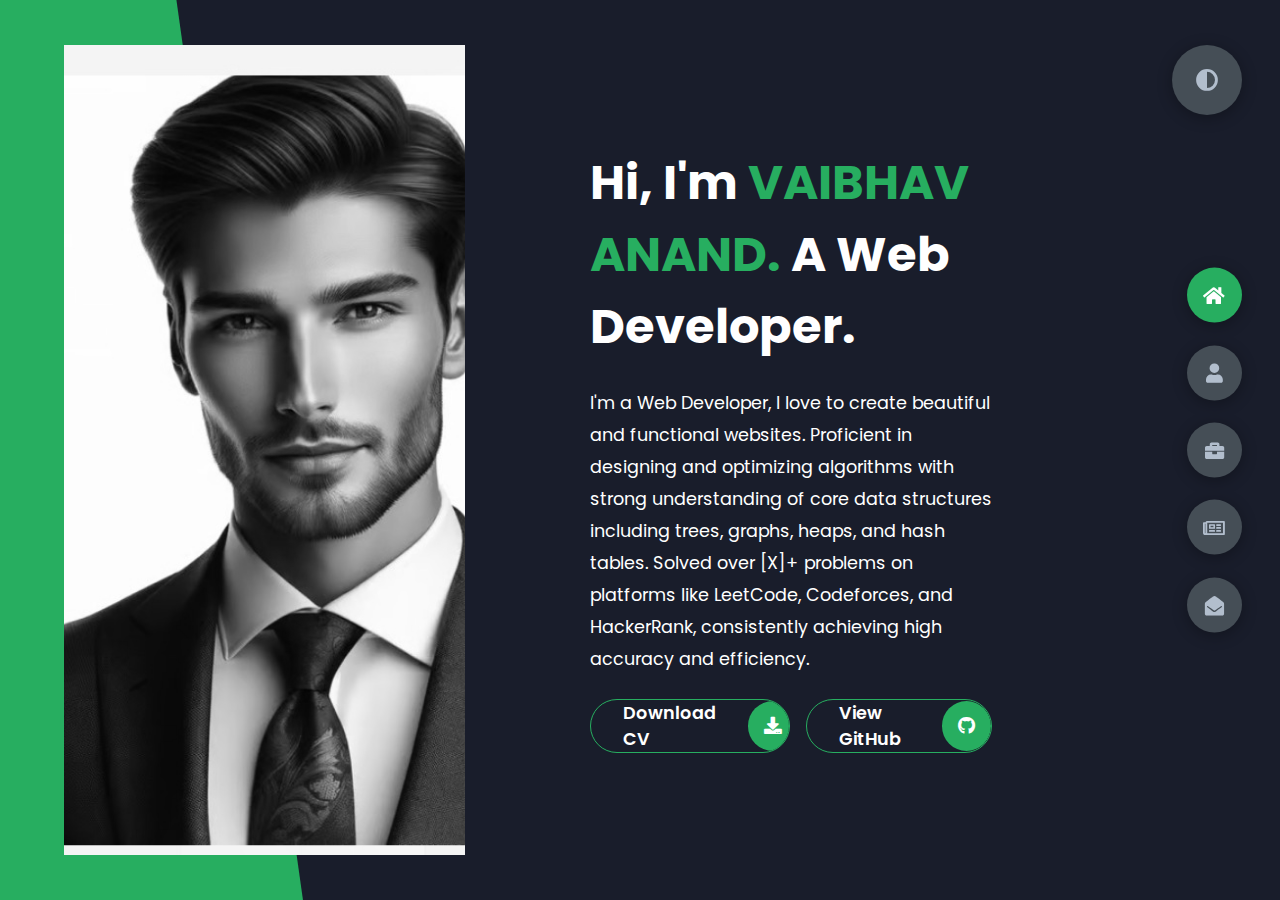
<file: index.html>
<!DOCTYPE html>
<html lang="en">
<head>
    <meta charset="UTF-8">
    <meta http-equiv="X-UA-Compatible" content="IE=edge">
    <meta name="viewport" content="width=device-width, initial-scale=1.0">
    <title>Portfolio</title>
    <link rel="stylesheet" href="styles/styles.css">
    <link rel="stylesheet" href="styles/media.css">
    <link rel="preconnect" href="https://fonts.googleapis.com">
    <link rel="preconnect" href="https://fonts.gstatic.com" crossorigin>
    <link rel="stylesheet" href="https://cdnjs.cloudflare.com/ajax/libs/font-awesome/5.15.4/css/all.min.css" integrity="sha512-1ycn6IcaQQ40/MKBW2W4Rhis/DbILU74C1vSrLJxCq57o941Ym01SwNsOMqvEBFlcgUa6xLiPY/NS5R+E6ztJQ==" crossorigin="anonymous" referrerpolicy="no-referrer" />
    <link href="https://fonts.googleapis.com/css2?family=Poppins:wght@400;500;600;700;800&display=swap" rel="stylesheet">
</head>
<body class="main-content">
    <header class="container active" id="home">
        <div class="header-content">
            <div class="left-header">
                <div class="h-shape"></div>
                <div class="image">
                    <img src="image.png.jpg" alt="Profile Image">
                </div>
            </div>
            <div class="right-header">
                <h1 class="name">
                    Hi, I'm <span>VAIBHAV ANAND.</span>
                    A Web Developer.
                </h1>
                <p>
                    I'm a Web Developer, I love to create beautiful and functional websites.
                    Proficient in designing and optimizing algorithms with strong understanding of core data structures including trees, graphs, heaps, and hash tables.

Solved over [X]+ problems on platforms like LeetCode, Codeforces, and HackerRank, consistently achieving high accuracy and efficiency.
                </p>
                <div class="btn-con">
                    <a href="resume_vaibhav_anand.html" class="main-btn" target="_blank">
                        <span class="btn-text">Download CV</span>
                        <span class="btn-icon"><i class="fas fa-download"></i></span>
                    </a>
                    <a href="https://github.com/vaibhav-anand-rns" class="main-btn" target="_blank" style="margin-left: 1rem;">
                        <span class="btn-text">View GitHub</span>
                        <span class="btn-icon"><i class="fab fa-github"></i></span>
                    </a>
                </div>
            </div>
        </div>
    </header>
    <main>
        <section class="container about" id="about">
            <div class="main-title">
                <h2>About <span>me</span><span class="bg-text">my stats</span></h2>
            </div>
            <div class="about-container">
                <div class="left-about">
                    <h4>Information About me</h4>
                    <p>
                        Aspiring Full Stack Developer with strong skills in data structures, algorithms and system design. LeetCode Knight (1846)
 using Python 3 (top ranks: #104), currently pushing toward Guardian (2300+). Codeforces (1246) via C++ (#831 Divison 2),
 actively targeting Expert (1600+).
                    </p>
                    <div class="btn-con">
                        <a href="resume_vaibhav_anand.html" class="main-btn" target="_blank">
                            <span class="btn-text">Download CV</span>
                            <span class="btn-icon"><i class="fas fa-download"></i></span>
                        </a>
                    </div>
                </div>
                <div class="right-about">
                    <div class="about-item">
                        <div class="abt-text">
                            <p class="large-text">3+</p>
                            <p class="small-text">Projects <br /> Completed</p>
                        </div>
                    </div>
                    <div class="about-item">
                        <div class="abt-text">
                            <p class="large-text">1+</p>
                            <p class="small-text">Years of <br /> experience</p>
                        </div>
                    </div>
                    <div class="about-item">
                        <div class="abt-text">
                            <p class="large-text">10+</p>
                            <p class="small-text">Happy <br /> Clients</p>
                        </div>
                    </div>
                    <div class="about-item">
                        <div class="abt-text">
                            <p class="large-text">10+</p>
                            <p class="small-text">Customer <br /> reviews</p>
                        </div>
                    </div>
                </div>
            </div>
            <div class="about-stats">
                <h4 class="stat-title">My Skills</h4>
                <div class="progress-bars">
                    <div class="progress-bar">
                        <p class="prog-title">mongodb</p>
                        <div class="progress-con">
                            <p class="prog-text">80%</p>
                            <div class="progress">
                                <span class="mongodb"></span>
                            </div>
                        </div>
                    </div>
                    <div class="progress-bar">
                        <p class="prog-title">Express.JS</p>
                        <div class="progress-con">
                            <p class="prog-text">80%</p>
                            <div class="progress">
                                <span class="mongodb"></span>
                            </div>
                        </div>
                    </div>
                    <div class="progress-bar">
                        <p class="prog-title">C++</p>
                        <div class="progress-con">
                            <p class="prog-text">70%</p>
                            <div class="progress">
                                <span class="C++"></span>
                            </div>
                        </div>
                    </div>
                    <div class="progress-bar">
                        <p class="prog-title">JAVA</p>
                        <div class="progress-con">
                            <p class="prog-text">80%</p>
                            <div class="progress">
                                <span class="JAVA"></span>
                            </div>
                        </div>
                    </div>
                    <div class="progress-bar">
                        <p class="prog-title">Docker/Kubernetes</p>
                        <div class="progress-con">
                            <p class="prog-text">80%</p>
                            <div class="progress">
                                <span class="Docker/Kubernetes"></span>
                            </div>
                        </div>
                    </div>
                    <div class="progress-bar">
                        <p class="prog-title">Git/Github</p>
                        <div class="progress-con">
                            <p class="prog-text">60%</p>
                            <div class="progress">
                                <span class="Git/Github"></span>
                            </div>
                        </div>
                    </div>
                    <div class="progress-bar">
                        <p class="prog-title">Fast API/ Cloud Computing</p>
                        <div class="progress-con">
                            <p class="prog-text">60%</p>
                            <div class="progress">
                                <span class="Fast API/Cloud Computing"></span>
                            </div>
                        </div>
                    </div>
                    <div class="progress-bar">
                        <p class="prog-title">html|css3|javascript</p>
                        <div class="progress-con">
                            <p class="prog-text">95%</p>
                            <div class="progress">
                                <span class="html,css,javascript"></span>
                            </div>
                        </div>
                    </div>
                    <div class="progress-bar">
                        <p class="prog-title">javascript</p>
                        <div class="progress-con">
                            <p class="prog-text">75%</p>
                            <div class="progress">
                                <span class="js"></span>
                            </div>
                        </div>
                    </div>
                    <div class="progress-bar">
                        <p class="prog-title">ReactJS</p>
                        <div class="progress-con">
                            <p class="prog-text">75%</p>
                            <div class="progress">
                                <span class="react"></span>
                            </div>
                        </div>
                    </div>
                    <div class="progress-bar">
                        <p class="prog-title">NodeJS</p>
                        <div class="progress-con">
                            <p class="prog-text">87%</p>
                            <div class="progress">
                                <span class="node"></span>
                            </div>
                        </div>
                    </div>
                    <div class="progress-bar">
                        <p class="prog-title">Python</p>
                        <div class="progress-con">
                            <p class="prog-text">70%</p>
                            <div class="progress">
                                <span class="python"></span>
                            </div>
                        </div>
                    </div>
                </div>
            </div>
            <h4 class="stat-title">My Timeline</h4>
            <div class="timeline">
                <div class="timeline-item">
                    <div class="tl-icon">
                        <i class="fas fa-briefcase"></i>
                    </div>
                    <p class="tl-duration">2024 - 2025</p>
                    <h5>Web Developer<span> - COLLEGE KHOJO</span></h5>
                    <p>
                        
 Building and styling web pages and components.
 Implementing forms for user registration, booking, and payments.
 Writing unit and integration tests.
 Fixing bugs and optimizing performance.
 Collaborating in Agile/Scrum teams..
                    </p>
                </div>
                <div class="timeline-item">
                    <div class="tl-icon">
                        <i class="fas fa-briefcase"></i>
                    </div>
                    <p class="tl-duration">2025- present</p>
                    <h5>Web Development<span> - COLLEGE OPTION(IIIT DELHI)</span></h5>
                    <p>
                         Building and styling web pages and reusable components.
 Integrating frontend with backend APIs for dynamic data.
 Ensuring cross-browser and mobile compatibility.
 Implementing state management and routing.
 Optimizing for performance and accessibility (WCAG).
 Writing unit and end-to-end tests.
 Collaborating in Agile teams and participating in code reviews..
                    </p>
                </div>
                <div class="timeline-item">
                    <div class="tl-icon">
                        <i class="fas fa-briefcase"></i>
                    </div>
                    <p class="tl-duration">2025 - 2026</p>
                    <h5>APP DEVELOPMENT<span> - SAFETY X</span></h5>
                    <p>
                        Gathering requirements and planning features.
Designing user interfaces (UI) and user experiences (UX).
Writing code for the frontend (what users see) and backend (logic, data storage).
Integrating APIs and third-party services.
Testing for bugs, usability, and performance.
                    </p>
                </div>
                <div class="timeline-item">
                    <div class="tl-icon">
                        <i class="fas fa-briefcase"></i>
                    </div>
                    <p class="tl-duration">2023 - 2027</p>
                    <h5>COLLEGE Degree<span> - RNSIT</span></h5>
                    <p>
                         Bachelor of Engineering in ISE (Information Science and Engineering).
                    </p>
                </div>
                
                
            </div>
        </section>
        <section class="container" id="portfolio">
            <div class="main-title">
                <h2>My <span>Portfolio</span><span class="bg-text">My Work</span></h2>
            </div>
            <p class="port-text">
                Here is some of my work that I've done in various programming languages.
            </p>
            <div class="portfolios">
                <div class="portfolio-item">
                    <div class="image">
                        <img src="portfoli1.jpg" alt="Portfolio Project 1">
                    </div>
                    <div class="hover-items">
                        <h3>Project Source</h3>
                        <div class="icons">
                            <a href="https://github.com/vaibhav-anand-rns" class="icon" target="_blank">
                                <i class="fab fa-github"></i>
                            </a>
                            <a href="#" class="icon">
                                <i class="fab fa-behance"></i>
                            </a>
                            <a href="#" class="icon">
                                <i class="fab fa-youtube"></i>
                            </a>
                        </div>
                    </div>
                </div>
                <div class="portfolio-item">
                    <div class="image">
                        <img src="portfoli2.jpg" alt="Portfolio Project 2">
                    </div>
                    <div class="hover-items">
                        <h3>Project Source</h3>
                        <div class="icons">
                            <a href="https://github.com/vaibhav-anand-rns" class="icon" target="_blank">
                                <i class="fab fa-github"></i>
                            </a>
                            <a href="#" class="icon">
                                <i class="fab fa-behance"></i>
                            </a>
                            <a href="#" class="icon">
                                <i class="fab fa-youtube"></i>
                            </a>
                        </div>
                    </div>
                </div>
                 <div class="portfolio-item">
                    <div class="image">
                        <img src="portfoli3.jpg" alt="Portfolio Project 3">
                    </div>
                    <div class="hover-items">
                        <h3>Project Source</h3>
                        <div class="icons">
                            <a href="https://github.com/vaibhav-anand-rns" class="icon" target="_blank">
                                <i class="fab fa-github"></i>
                            </a>
                            <a href="#" class="icon">
                                <i class="fab fa-behance"></i>
                            </a>
                            <a href="#" class="icon">
                                <i class="fab fa-youtube"></i>
                            </a>
                        </div>
                    </div>
                </div>
             
             
              
              
               
                
            </div>
        </section>
        <section class="container" id="blogs">
            <div class="blogs-content">
                <div class="main-title">
                    <h2>My <span>Blogs</span><span class="bg-text">My Blogs</span></h2>
                </div>
                <div class="blogs">
                    <div class="blog">
                        <img src="portfoli4.jpg" alt="Web Development Guide">
                        <div class="blog-text">
                            <div class="blog-meta">
                                <span class="blog-date"><i class="fas fa-calendar"></i> March 15, 2024</span>
                                <span class="blog-category"><i class="fas fa-tag"></i> Web Development</span>
                            </div>
                            <h4>How to Create Your Own Website</h4>
                            <p>
                                Learn the step-by-step process of creating a professional website from scratch. This comprehensive guide covers everything from planning and design to deployment and maintenance.
                            </p>
                            <div class="blog-footer">
                                <a href="#" class="read-more">Read More <i class="fas fa-arrow-right"></i></a>
                                <span class="read-time"><i class="fas fa-clock"></i> 5 min read</span>
                            </div>
                        </div>
                    </div>
                    
                    <div class="blog">
                        <img src="portfoli1.jpg" alt="Web Design Expert">
                        <div class="blog-text">
                            <div class="blog-meta">
                                <span class="blog-date"><i class="fas fa-calendar"></i> March 10, 2024</span>
                                <span class="blog-category"><i class="fas fa-tag"></i> Design</span>
                            </div>
                            <h4>How to Become an Expert in Web Design</h4>
                            <p>
                                Master the art of web design with comprehensive techniques, modern tools, and industry best practices. Learn responsive design, user experience principles, and advanced CSS/JavaScript skills.
                            </p>
                            <div class="blog-footer">
                                <a href="#" class="read-more">Read More <i class="fas fa-arrow-right"></i></a>
                                <span class="read-time"><i class="fas fa-clock"></i> 8 min read</span>
                            </div>
                        </div>
                    </div>
                    
                    <div class="blog">
                        <img src="portfoli2.jpg" alt="Web Development Learning Path">
                        <div class="blog-text">
                            <div class="blog-meta">
                                <span class="blog-date"><i class="fas fa-calendar"></i> March 5, 2024</span>
                                <span class="blog-category"><i class="fas fa-tag"></i> Learning</span>
                            </div>
                            <h4>Complete Web Development Learning Path</h4>
                            <p>
                                A comprehensive roadmap for aspiring web developers. From HTML/CSS basics to advanced frameworks, this guide will help you build a solid foundation in web development.
                            </p>
                            <div class="blog-footer">
                                <a href="#" class="read-more">Read More <i class="fas fa-arrow-right"></i></a>
                                <span class="read-time"><i class="fas fa-clock"></i> 12 min read</span>
                            </div>
                        </div>
                    </div>
                    
                    <div class="blog">
                        <img src="portfoli6.png.jpg" alt="Debugging Tools">
                        <div class="blog-text">
                            <div class="blog-meta">
                                <span class="blog-date"><i class="fas fa-calendar"></i> February 28, 2024</span>
                                <span class="blog-category"><i class="fas fa-tag"></i> Development</span>
                            </div>
                            <h4>Debugging Made Easy with Web Inspector</h4>
                            <p>
                                Learn how to use browser developer tools effectively to debug your web applications. Master the art of troubleshooting with practical examples and real-world scenarios.
                            </p>
                            <div class="blog-footer">
                                <a href="#" class="read-more">Read More <i class="fas fa-arrow-right"></i></a>
                                <span class="read-time"><i class="fas fa-clock"></i> 6 min read</span>
                            </div>
                        </div>
                    </div>
                    
                    <div class="blog">
                        <img src="portfoli3.jpg" alt="UI/UX Design">
                        <div class="blog-text">
                            <div class="blog-meta">
                                <span class="blog-date"><i class="fas fa-calendar"></i> February 20, 2024</span>
                                <span class="blog-category"><i class="fas fa-tag"></i> UI/UX</span>
                            </div>
                            <h4>Get Started with Web Design and UI Design</h4>
                            <p>
                                Essential principles and techniques for creating beautiful and functional user interfaces. Learn about color theory, typography, and user experience design.
                            </p>
                            <div class="blog-footer">
                                <a href="#" class="read-more">Read More <i class="fas fa-arrow-right"></i></a>
                                <span class="read-time"><i class="fas fa-clock"></i> 7 min read</span>
                            </div>
                        </div>
                    </div>
                    
                    <div class="blog">
                        <img src="portfoli5.jpeg.jpg" alt="Modern Web Development">
                        <div class="blog-text">
                            <div class="blog-meta">
                                <span class="blog-date"><i class="fas fa-calendar"></i> February 15, 2024</span>
                                <span class="blog-category"><i class="fas fa-tag"></i> Technology</span>
                            </div>
                            <h4>Modern Web Development Trends</h4>
                            <p>
                                Explore the latest trends in web development including Progressive Web Apps, serverless architecture, and modern JavaScript frameworks that are shaping the future of the web.
                            </p>
                            <div class="blog-footer">
                                <a href="#" class="read-more">Read More <i class="fas fa-arrow-right"></i></a>
                                <span class="read-time"><i class="fas fa-clock"></i> 10 min read</span>
                            </div>
                        </div>
                    </div>
                </div>
            </div>
        </section>
        <section class="container contact" id="contact">
            <div class="contact-container">
                <div class="main-title">
                    <h2>Contact <span>Me</span><span class="bg-text">Contact</span></h2>
                </div>
                <div class="contact-content-con">
                    <div class="left-contact">
                        <h4>Contact me here</h4>
                        <p>
                            How to Contact Me

If you'd like to get in touch, you can reach me through the following methods:

Email: [dclaim59@gmail.com]

Phone/Text: [7905879498] (optional)


                            
                        </p>
                        <div class="contact-info">
                            <div class="contact-item">
                                <div class="icon">
                                    <i class="fas fa-map-marker-alt"></i>
                                    <span>Location</span>
                                </div>
                                <p>
                                    : Bengaluru, India
                                </p>
                            </div>
                            <div class="contact-item">
                                <div class="icon">
                                    <i class="fas fa-envelope"></i>
                                    <span>Email</span>
                                </div>
                                <p>
                                    <span>: dclaim59@gmail.com</span>
                                </p>
                            </div>
                            <div class="contact-item">
                                <div class="icon">
                                    <i class="fas fa-user-graduate"></i>
                                    <span>Education</span>
                                </div>
                                <p>
                                    <span>: RNSIT, Bengaluru</span>
                                </p>
                            </div>
                            <div class="contact-item">
                                <div class="icon">
                                    <i class="fas fa-user-graduate"></i>
                                    <span>Mobile Number</span>
                                </div>
                                <p>
                                    <span>: 7905879498</span>
                                </p>
                            </div>
                            <div class="contact-item">
                                <div class="icon">
                                    <i class="fas fa-globe-africa"></i>
                                    <span>Languages</span>
                                </div>
                                <p>
                                    <span>:  English, Hindi</span>
                                </p>
                            </div>
                        </div>
                        <div class="contact-icons">
                            <div class="contact-icon">
                                <a href="https://github.com/vaibhav-anand-rns" target="_blank">
                                    <i class="fab fa-github"></i>
                                </a>
                                <a href="#" target="_blank">
                                    <i class="fab fa-linkedin"></i>
                                </a>
                                <a href="#" target="_blank">
                                    <i class="fab fa-twitter"></i>
                                </a>
                                <a href="#" target="_blank">
                                    <i class="fab fa-youtube"></i>
                                </a>
                            </div>
                        </div>
                    </div>
                    <div class="right-contact">
                        <form action="" class="contact-form">
                            <div class="input-control i-c-2">
                                <input type="text" required placeholder="YOUR NAME">
                                <input type="email" required placeholder="YOUR EMAIL">
                            </div>
                            <div class="input-control">
                                <input type="text" required placeholder="ENTER SUBJECT">
                            </div>
                            <div class="input-control">
                                <textarea name="" id="" cols="15" rows="8" placeholder="Message Here..."></textarea>
                            </div>
                            <div class="submit-btn">
                                <a href="resume_vaibhav_anand.html" class="main-btn" target="_blank">
                                    <span class="btn-text">Download CV</span>
                                    <span class="btn-icon"><i class="fas fa-download"></i></span>
                                </a>
                            </div>
                        </form>
                    </div>
                </div>
            </div>
        </section>
    </main>

    <div class="controls">
        <div class="control active-btn" data-id="home" >
            <i class="fas fa-home"></i>
        </div>
        <div class="control" data-id="about">
            <i class="fas fa-user"></i>
        </div>
        <div class="control" data-id="portfolio">
            <i class="fas fa-briefcase"></i>
        </div>
        <div class="control" data-id="blogs">
            <i class="far fa-newspaper"></i>
        </div>
        <div class="control" data-id="contact">
            <i class="fas fa-envelope-open"></i>
        </div>
    </div>
    <div class="theme-btn">
        <i class="fas fa-adjust"></i>
    </div>
    <script src="styles/app.js"></script>
</body>
</html>
</file>
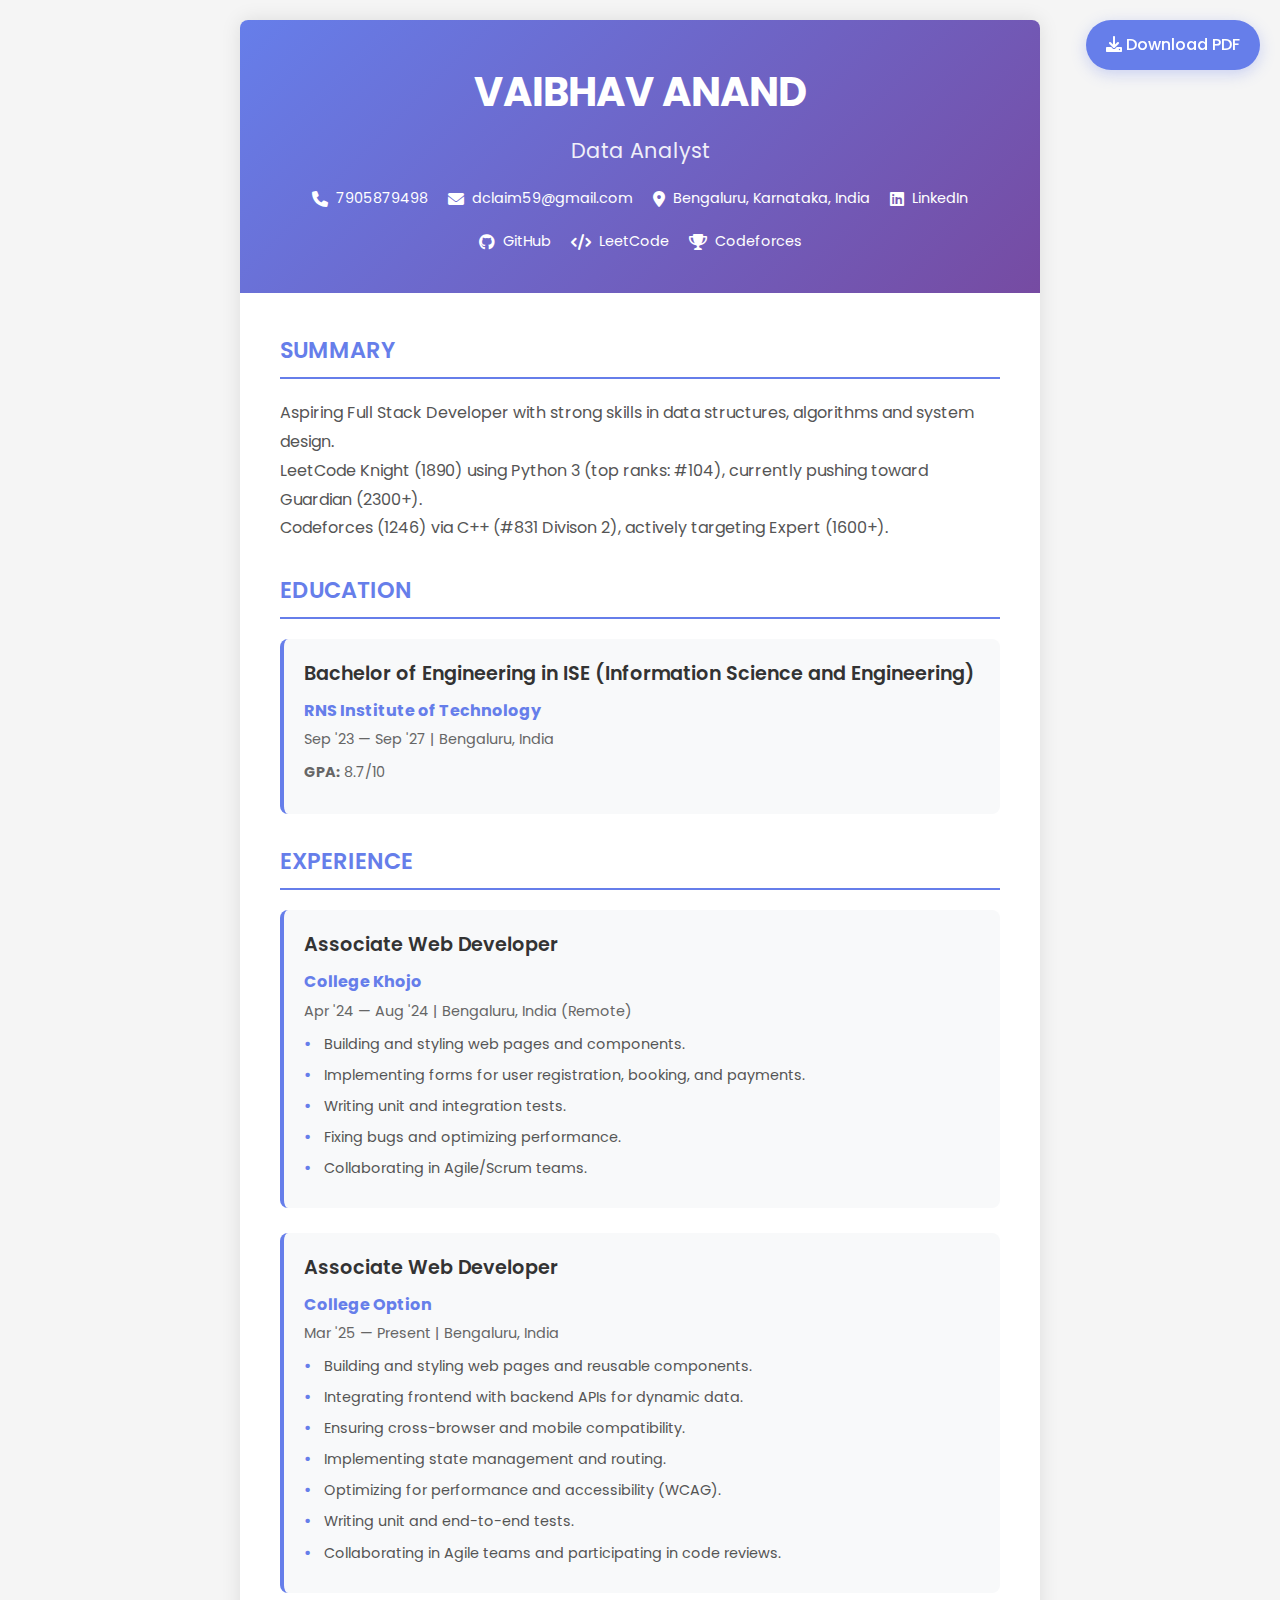
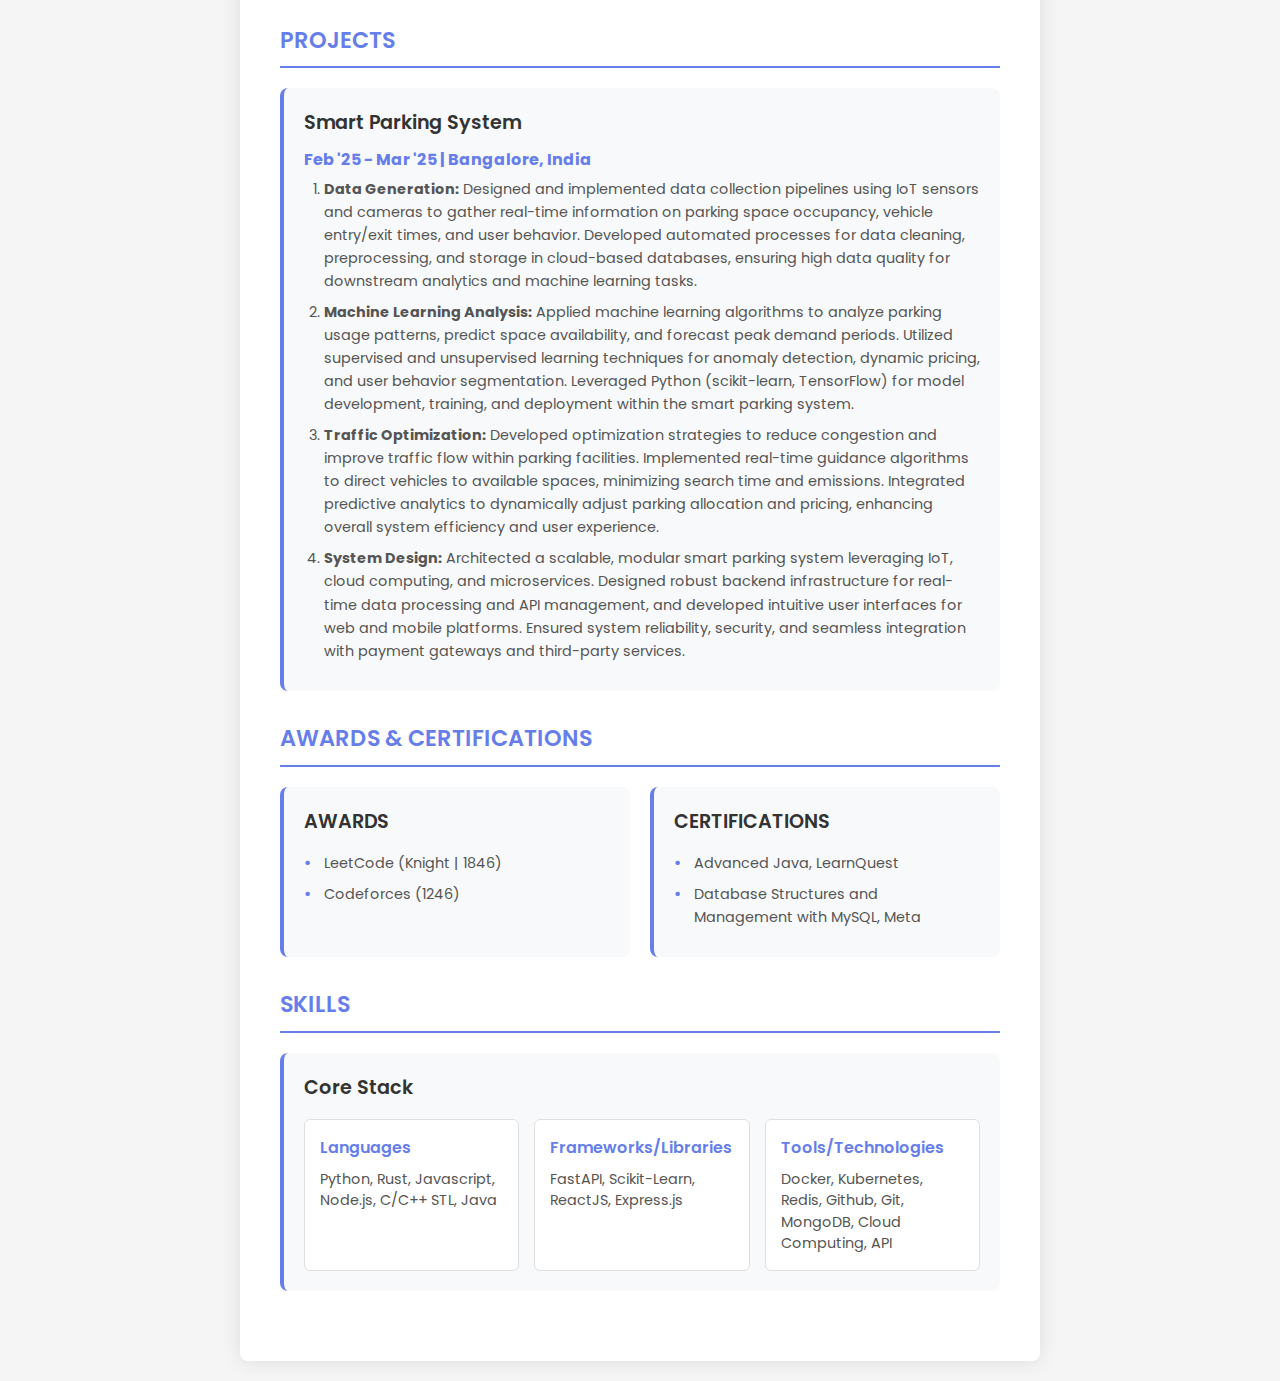
<file: resume_vaibhav_anand.html>
<!DOCTYPE html>
<html lang="en">
<head>
    <meta charset="UTF-8">
    <meta name="viewport" content="width=device-width, initial-scale=1.0">
    <title>VAIBHAV ANAND - Resume</title>
    <link rel="preconnect" href="https://fonts.googleapis.com">
    <link rel="preconnect" href="https://fonts.gstatic.com" crossorigin>
    <link href="https://fonts.googleapis.com/css2?family=Poppins:wght@300;400;500;600;700&display=swap" rel="stylesheet">
    <link rel="stylesheet" href="https://cdnjs.cloudflare.com/ajax/libs/font-awesome/6.0.0/css/all.min.css">
    <style>
        * {
            margin: 0;
            padding: 0;
            box-sizing: border-box;
        }
        
        body {
            font-family: 'Poppins', sans-serif;
            line-height: 1.6;
            color: #333;
            background-color: #f5f5f5;
        }
        
        .resume-container {
            max-width: 800px;
            margin: 20px auto;
            background: white;
            box-shadow: 0 0 20px rgba(0,0,0,0.1);
            border-radius: 8px;
            overflow: hidden;
        }
        
        .header {
            background: linear-gradient(135deg, #667eea 0%, #764ba2 100%);
            color: white;
            padding: 40px;
            text-align: center;
        }
        
        .header h1 {
            font-size: 2.5rem;
            font-weight: 700;
            margin-bottom: 10px;
            text-transform: uppercase;
        }
        
        .header h2 {
            font-size: 1.3rem;
            font-weight: 400;
            margin-bottom: 20px;
            opacity: 0.9;
        }
        
        .contact-info {
            display: flex;
            justify-content: center;
            flex-wrap: wrap;
            gap: 20px;
            margin-top: 20px;
        }
        
        .contact-item {
            display: flex;
            align-items: center;
            gap: 8px;
            font-size: 0.9rem;
        }
        
        .contact-item i {
            font-size: 1rem;
        }
        
        .content {
            padding: 40px;
        }
        
        .section {
            margin-bottom: 30px;
        }
        
        .section-title {
            font-size: 1.4rem;
            font-weight: 600;
            color: #667eea;
            border-bottom: 2px solid #667eea;
            padding-bottom: 8px;
            margin-bottom: 20px;
        }
        
        .summary {
            font-size: 1rem;
            line-height: 1.8;
            color: #555;
        }
        
        .education-item, .experience-item {
            margin-bottom: 25px;
            padding: 20px;
            background: #f8f9fa;
            border-radius: 8px;
            border-left: 4px solid #667eea;
        }
        
        .education-item h3, .experience-item h3 {
            font-size: 1.2rem;
            font-weight: 600;
            color: #333;
            margin-bottom: 8px;
        }
        
        .education-item h4, .experience-item h4 {
            font-size: 1rem;
            color: #667eea;
            margin-bottom: 5px;
        }
        
        .education-item p, .experience-item p {
            font-size: 0.9rem;
            color: #666;
            margin-bottom: 10px;
        }
        
        .experience-item ul {
            list-style: none;
            padding-left: 0;
        }
        
        .experience-item li {
            position: relative;
            padding-left: 20px;
            margin-bottom: 8px;
            font-size: 0.9rem;
            color: #555;
        }
        
        .experience-item li:before {
            content: "•";
            color: #667eea;
            font-weight: bold;
            position: absolute;
            left: 0;
        }
        
        .project-item {
            margin-bottom: 25px;
            padding: 20px;
            background: #f8f9fa;
            border-radius: 8px;
            border-left: 4px solid #667eea;
        }
        
        .project-item h3 {
            font-size: 1.2rem;
            font-weight: 600;
            color: #333;
            margin-bottom: 8px;
        }
        
        .project-item h4 {
            font-size: 1rem;
            color: #667eea;
            margin-bottom: 5px;
        }
        
        .project-item p {
            font-size: 0.9rem;
            color: #666;
            margin-bottom: 10px;
        }
        
        .project-item ol {
            padding-left: 20px;
        }
        
        .project-item li {
            font-size: 0.9rem;
            color: #555;
            margin-bottom: 8px;
            line-height: 1.6;
        }
        
        .awards-certifications {
            display: grid;
            grid-template-columns: 1fr 1fr;
            gap: 20px;
        }
        
        .awards, .certifications {
            padding: 20px;
            background: #f8f9fa;
            border-radius: 8px;
            border-left: 4px solid #667eea;
        }
        
        .awards h3, .certifications h3 {
            font-size: 1.2rem;
            font-weight: 600;
            color: #333;
            margin-bottom: 15px;
        }
        
        .awards ul, .certifications ul {
            list-style: none;
            padding-left: 0;
        }
        
        .awards li, .certifications li {
            position: relative;
            padding-left: 20px;
            margin-bottom: 8px;
            font-size: 0.9rem;
            color: #555;
        }
        
        .awards li:before, .certifications li:before {
            content: "•";
            color: #667eea;
            font-weight: bold;
            position: absolute;
            left: 0;
        }
        
        .skills {
            padding: 20px;
            background: #f8f9fa;
            border-radius: 8px;
            border-left: 4px solid #667eea;
        }
        
        .skills h3 {
            font-size: 1.2rem;
            font-weight: 600;
            color: #333;
            margin-bottom: 15px;
        }
        
        .skills-grid {
            display: grid;
            grid-template-columns: repeat(auto-fit, minmax(200px, 1fr));
            gap: 15px;
        }
        
        .skill-category {
            background: white;
            padding: 15px;
            border-radius: 6px;
            border: 1px solid #e0e0e0;
        }
        
        .skill-category h4 {
            font-size: 1rem;
            font-weight: 600;
            color: #667eea;
            margin-bottom: 8px;
        }
        
        .skill-category p {
            font-size: 0.9rem;
            color: #555;
            line-height: 1.5;
        }
        
        .download-btn {
            position: fixed;
            top: 20px;
            right: 20px;
            background: #667eea;
            color: white;
            padding: 12px 20px;
            border-radius: 25px;
            text-decoration: none;
            font-weight: 500;
            box-shadow: 0 4px 15px rgba(102, 126, 234, 0.3);
            transition: all 0.3s ease;
        }
        
        .download-btn:hover {
            background: #5a6fd8;
            transform: translateY(-2px);
        }
        
        @media (max-width: 768px) {
            .resume-container {
                margin: 10px;
            }
            
            .header {
                padding: 30px 20px;
            }
            
            .header h1 {
                font-size: 2rem;
            }
            
            .content {
                padding: 20px;
            }
            
            .awards-certifications {
                grid-template-columns: 1fr;
            }
            
            .contact-info {
                flex-direction: column;
                gap: 10px;
            }
        }
    </style>
</head>
<body>
    <a href="resume_vaibhav_anand.pdf" class="download-btn" download>
        <i class="fas fa-download"></i> Download PDF
    </a>
    
    <div class="resume-container">
        <div class="header">
            <h1>VAIBHAV ANAND</h1>
            <h2>Data Analyst</h2>
            <div class="contact-info">
                <div class="contact-item">
                    <i class="fas fa-phone"></i>
                    <span>7905879498</span>
                </div>
                <div class="contact-item">
                    <i class="fas fa-envelope"></i>
                    <span>dclaim59@gmail.com</span>
                </div>
                <div class="contact-item">
                    <i class="fas fa-map-marker-alt"></i>
                    <span>Bengaluru, Karnataka, India</span>
                </div>
                <div class="contact-item">
                    <i class="fab fa-linkedin"></i>
                    <span>LinkedIn</span>
                </div>
                <div class="contact-item">
                    <i class="fab fa-github"></i>
                    <span>GitHub</span>
                </div>
                <div class="contact-item">
                    <i class="fas fa-code"></i>
                    <span>LeetCode</span>
                </div>
                <div class="contact-item">
                    <i class="fas fa-trophy"></i>
                    <span>Codeforces</span>
                </div>
            </div>
        </div>
        
        <div class="content">
            <div class="section">
                <h2 class="section-title">SUMMARY</h2>
                <div class="summary">
                    <p>Aspiring Full Stack Developer with strong skills in data structures, algorithms and system design.</p>
                    <p>LeetCode Knight (1890) using Python 3 (top ranks: #104), currently pushing toward Guardian (2300+).</p>
                    <p>Codeforces (1246) via C++ (#831 Divison 2), actively targeting Expert (1600+).</p>
                </div>
            </div>
            
            <div class="section">
                <h2 class="section-title">EDUCATION</h2>
                <div class="education-item">
                    <h3>Bachelor of Engineering in ISE (Information Science and Engineering)</h3>
                    <h4>RNS Institute of Technology</h4>
                    <p>Sep '23 — Sep '27 | Bengaluru, India</p>
                    <p><strong>GPA:</strong> 8.7/10</p>
                </div>
            </div>
            
            <div class="section">
                <h2 class="section-title">EXPERIENCE</h2>
                <div class="experience-item">
                    <h3>Associate Web Developer</h3>
                    <h4>College Khojo</h4>
                    <p>Apr '24 — Aug '24 | Bengaluru, India (Remote)</p>
                    <ul>
                        <li>Building and styling web pages and components.</li>
                        <li>Implementing forms for user registration, booking, and payments.</li>
                        <li>Writing unit and integration tests.</li>
                        <li>Fixing bugs and optimizing performance.</li>
                        <li>Collaborating in Agile/Scrum teams.</li>
                    </ul>
                </div>
                
                <div class="experience-item">
                    <h3>Associate Web Developer</h3>
                    <h4>College Option</h4>
                    <p>Mar '25 — Present | Bengaluru, India</p>
                    <ul>
                        <li>Building and styling web pages and reusable components.</li>
                        <li>Integrating frontend with backend APIs for dynamic data.</li>
                        <li>Ensuring cross-browser and mobile compatibility.</li>
                        <li>Implementing state management and routing.</li>
                        <li>Optimizing for performance and accessibility (WCAG).</li>
                        <li>Writing unit and end-to-end tests.</li>
                        <li>Collaborating in Agile teams and participating in code reviews.</li>
                    </ul>
                </div>
            </div>
            
            <div class="section">
                <h2 class="section-title">PROJECTS</h2>
                <div class="project-item">
                    <h3>Smart Parking System</h3>
                    <h4>Feb '25 - Mar '25 | Bangalore, India</h4>
                    <ol>
                        <li><strong>Data Generation:</strong> Designed and implemented data collection pipelines using IoT sensors and cameras to gather real-time information on parking space occupancy, vehicle entry/exit times, and user behavior. Developed automated processes for data cleaning, preprocessing, and storage in cloud-based databases, ensuring high data quality for downstream analytics and machine learning tasks.</li>
                        <li><strong>Machine Learning Analysis:</strong> Applied machine learning algorithms to analyze parking usage patterns, predict space availability, and forecast peak demand periods. Utilized supervised and unsupervised learning techniques for anomaly detection, dynamic pricing, and user behavior segmentation. Leveraged Python (scikit-learn, TensorFlow) for model development, training, and deployment within the smart parking system.</li>
                        <li><strong>Traffic Optimization:</strong> Developed optimization strategies to reduce congestion and improve traffic flow within parking facilities. Implemented real-time guidance algorithms to direct vehicles to available spaces, minimizing search time and emissions. Integrated predictive analytics to dynamically adjust parking allocation and pricing, enhancing overall system efficiency and user experience.</li>
                        <li><strong>System Design:</strong> Architected a scalable, modular smart parking system leveraging IoT, cloud computing, and microservices. Designed robust backend infrastructure for real-time data processing and API management, and developed intuitive user interfaces for web and mobile platforms. Ensured system reliability, security, and seamless integration with payment gateways and third-party services.</li>
                    </ol>
                </div>
            </div>
            
            <div class="section">
                <h2 class="section-title">AWARDS & CERTIFICATIONS</h2>
                <div class="awards-certifications">
                    <div class="awards">
                        <h3>AWARDS</h3>
                        <ul>
                            <li>LeetCode (Knight | 1846)</li>
                            <li>Codeforces (1246)</li>
                        </ul>
                    </div>
                    <div class="certifications">
                        <h3>CERTIFICATIONS</h3>
                        <ul>
                            <li>Advanced Java, LearnQuest</li>
                            <li>Database Structures and Management with MySQL, Meta</li>
                        </ul>
                    </div>
                </div>
            </div>
            
            <div class="section">
                <h2 class="section-title">SKILLS</h2>
                <div class="skills">
                    <h3>Core Stack</h3>
                    <div class="skills-grid">
                        <div class="skill-category">
                            <h4>Languages</h4>
                            <p>Python, Rust, Javascript, Node.js, C/C++ STL, Java</p>
                        </div>
                        <div class="skill-category">
                            <h4>Frameworks/Libraries</h4>
                            <p>FastAPI, Scikit-Learn, ReactJS, Express.js</p>
                        </div>
                        <div class="skill-category">
                            <h4>Tools/Technologies</h4>
                            <p>Docker, Kubernetes, Redis, Github, Git, MongoDB, Cloud Computing, API</p>
                        </div>
                    </div>
                </div>
            </div>
        </div>
    </div>
</body>
</html>
</file>
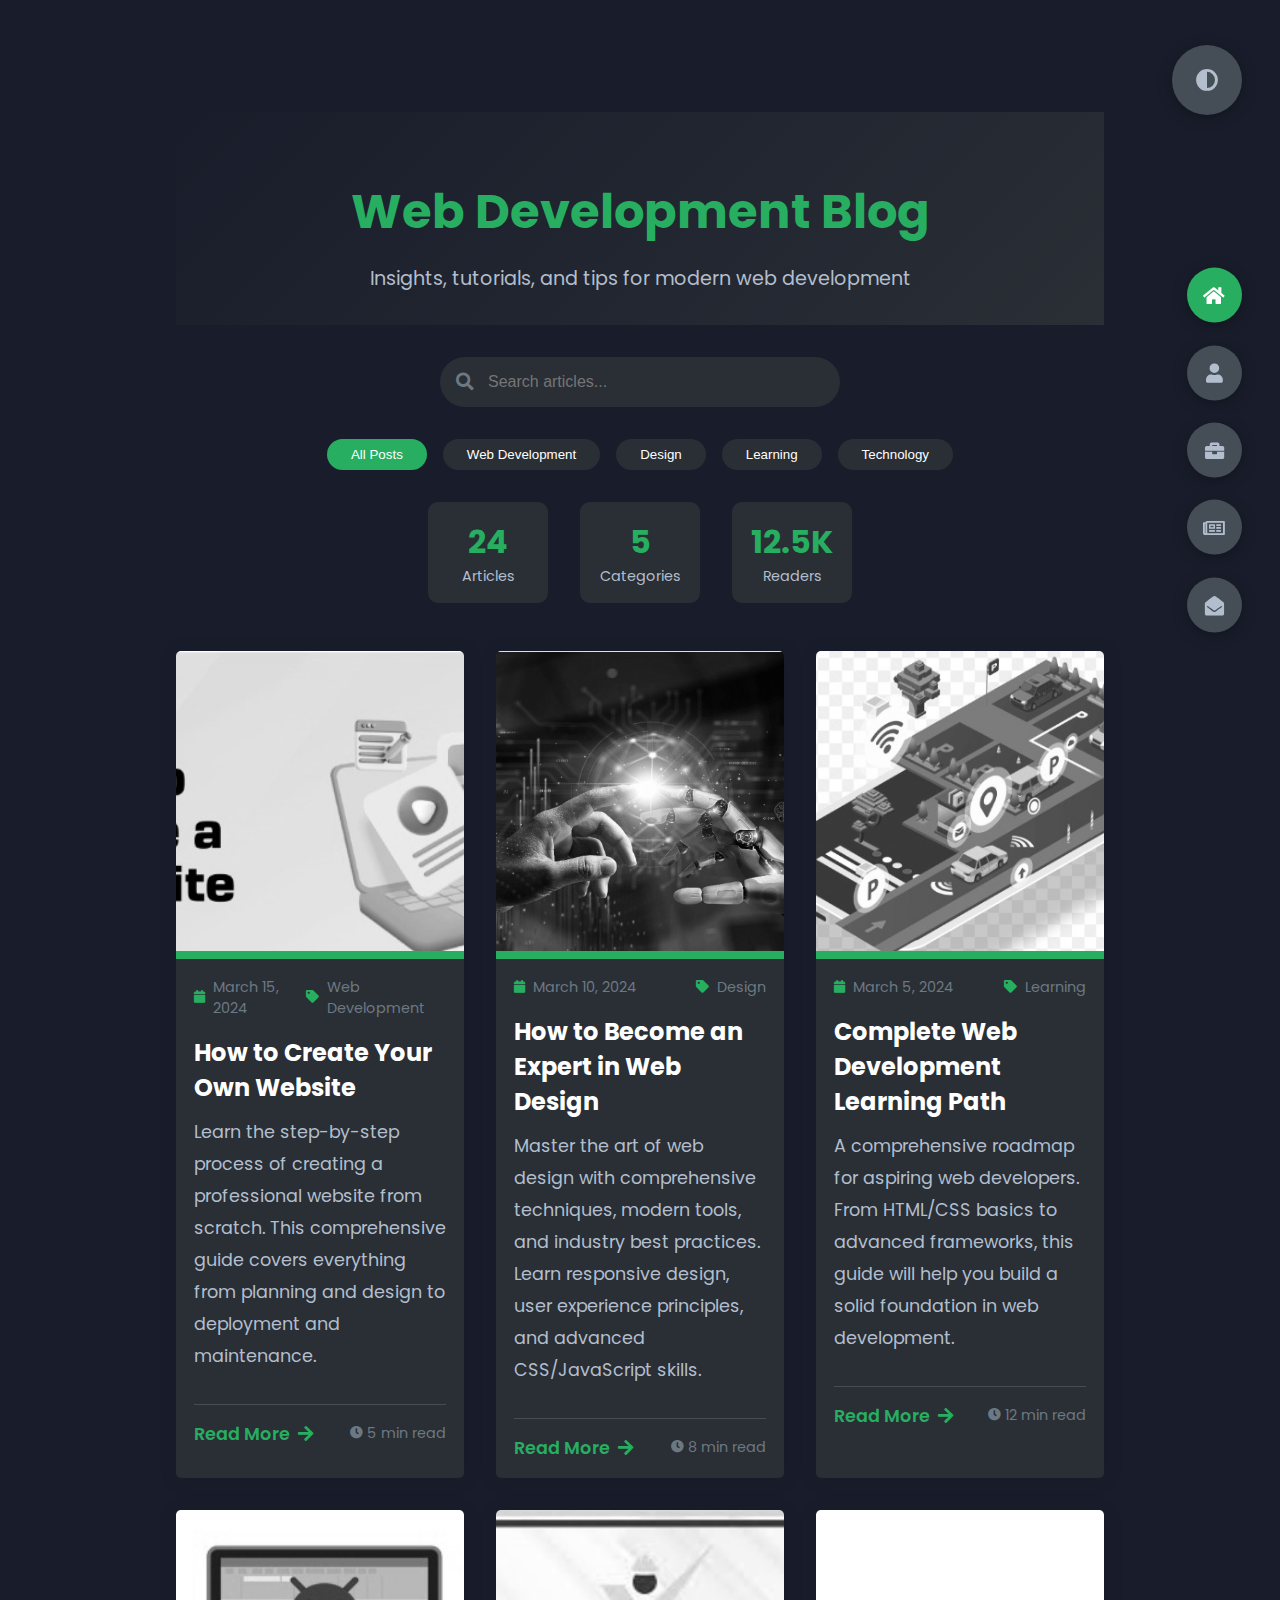
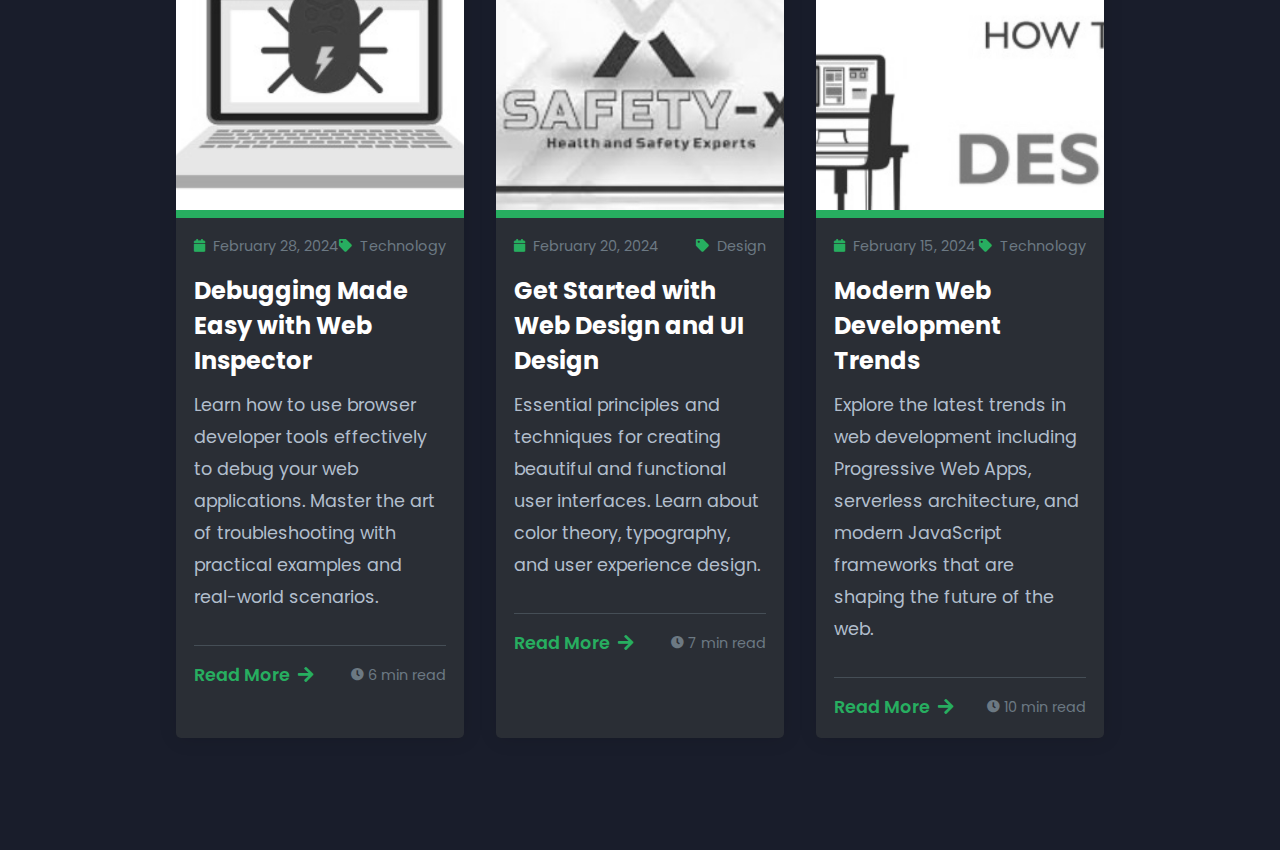
<file: test.html>
<!DOCTYPE html>
<html lang="en">
<head>
    <meta charset="UTF-8">
    <meta name="viewport" content="width=device-width, initial-scale=1.0">
    <title>Blog - Web Development Insights</title>
    <link rel="stylesheet" href="styles/styles.css">
    <link rel="stylesheet" href="styles/media.css">
    <link rel="preconnect" href="https://fonts.googleapis.com">
    <link rel="preconnect" href="https://fonts.gstatic.com" crossorigin>
    <link rel="stylesheet" href="https://cdnjs.cloudflare.com/ajax/libs/font-awesome/5.15.4/css/all.min.css" integrity="sha512-1ycn6IcaQQ40/MKBW2W4Rhis/DbILU74C1vSrLJxCq57o941Ym01SwNsOMqvEBFlcgUa6xLiPY/NS5R+E6ztJQ==" crossorigin="anonymous" referrerpolicy="no-referrer" />
    <link href="https://fonts.googleapis.com/css2?family=Poppins:wght@400;500;600;700;800&display=swap" rel="stylesheet">
    <style>
        .blog-header {
            text-align: center;
            padding: 4rem 0 2rem;
            background: linear-gradient(135deg, var(--color-primary) 0%, var(--color-grey-5) 100%);
        }
        
        .blog-header h1 {
            font-size: 3rem;
            margin-bottom: 1rem;
            color: var(--color-secondary);
        }
        
        .blog-header p {
            font-size: 1.2rem;
            color: var(--color-grey-2);
            max-width: 600px;
            margin: 0 auto;
        }
        
        .blog-filters {
            display: flex;
            justify-content: center;
            gap: 1rem;
            margin: 2rem 0;
            flex-wrap: wrap;
        }
        
        .filter-btn {
            padding: 0.5rem 1.5rem;
            background: var(--color-grey-5);
            border: none;
            color: var(--color-white);
            border-radius: 25px;
            cursor: pointer;
            transition: all 0.3s ease;
        }
        
        .filter-btn.active,
        .filter-btn:hover {
            background: var(--color-secondary);
        }
        
        .blog-search {
            max-width: 400px;
            margin: 2rem auto;
            position: relative;
        }
        
        .blog-search input {
            width: 100%;
            padding: 1rem 1rem 1rem 3rem;
            background: var(--color-grey-5);
            border: none;
            border-radius: 25px;
            color: var(--color-white);
            font-size: 1rem;
        }
        
        .blog-search i {
            position: absolute;
            left: 1rem;
            top: 50%;
            transform: translateY(-50%);
            color: var(--color-grey-3);
        }
        
        .blog-stats {
            display: flex;
            justify-content: center;
            gap: 2rem;
            margin: 2rem 0;
            flex-wrap: wrap;
        }
        
        .stat-item {
            text-align: center;
            padding: 1rem;
            background: var(--color-grey-5);
            border-radius: 10px;
            min-width: 120px;
        }
        
        .stat-number {
            font-size: 2rem;
            font-weight: bold;
            color: var(--color-secondary);
        }
        
        .stat-label {
            color: var(--color-grey-2);
            font-size: 0.9rem;
        }
    </style>
</head>
<body class="main-content">
    <div class="container active" id="home">
        <div class="blog-header">
            <h1>Web Development Blog</h1>
            <p>Insights, tutorials, and tips for modern web development</p>
        </div>
        
        <div class="blog-search">
            <i class="fas fa-search"></i>
            <input type="text" placeholder="Search articles..." id="searchInput">
        </div>
        
        <div class="blog-filters">
            <button class="filter-btn active" data-category="all">All Posts</button>
            <button class="filter-btn" data-category="web-development">Web Development</button>
            <button class="filter-btn" data-category="design">Design</button>
            <button class="filter-btn" data-category="learning">Learning</button>
            <button class="filter-btn" data-category="technology">Technology</button>
        </div>
        
        <div class="blog-stats">
            <div class="stat-item">
                <div class="stat-number">24</div>
                <div class="stat-label">Articles</div>
            </div>
            <div class="stat-item">
                <div class="stat-number">5</div>
                <div class="stat-label">Categories</div>
            </div>
            <div class="stat-item">
                <div class="stat-number">12.5K</div>
                <div class="stat-label">Readers</div>
            </div>
        </div>
        
        <div class="blogs">
            <div class="blog" data-category="web-development">
                <img src="portfoli4.jpg" alt="Web Development Guide">
                <div class="blog-text">
                    <div class="blog-meta">
                        <span class="blog-date"><i class="fas fa-calendar"></i> March 15, 2024</span>
                        <span class="blog-category"><i class="fas fa-tag"></i> Web Development</span>
                    </div>
                    <h4>How to Create Your Own Website</h4>
                    <p>
                        Learn the step-by-step process of creating a professional website from scratch. This comprehensive guide covers everything from planning and design to deployment and maintenance.
                    </p>
                    <div class="blog-footer">
                        <a href="#" class="read-more">Read More <i class="fas fa-arrow-right"></i></a>
                        <span class="read-time"><i class="fas fa-clock"></i> 5 min read</span>
                    </div>
                </div>
            </div>
            
            <div class="blog" data-category="design">
                <img src="portfoli1.jpg" alt="Web Design Expert">
                <div class="blog-text">
                    <div class="blog-meta">
                        <span class="blog-date"><i class="fas fa-calendar"></i> March 10, 2024</span>
                        <span class="blog-category"><i class="fas fa-tag"></i> Design</span>
                    </div>
                    <h4>How to Become an Expert in Web Design</h4>
                    <p>
                        Master the art of web design with comprehensive techniques, modern tools, and industry best practices. Learn responsive design, user experience principles, and advanced CSS/JavaScript skills.
                    </p>
                    <div class="blog-footer">
                        <a href="#" class="read-more">Read More <i class="fas fa-arrow-right"></i></a>
                        <span class="read-time"><i class="fas fa-clock"></i> 8 min read</span>
                    </div>
                </div>
            </div>
            
            <div class="blog" data-category="learning">
                <img src="portfoli2.jpg" alt="Web Development Learning Path">
                <div class="blog-text">
                    <div class="blog-meta">
                        <span class="blog-date"><i class="fas fa-calendar"></i> March 5, 2024</span>
                        <span class="blog-category"><i class="fas fa-tag"></i> Learning</span>
                    </div>
                    <h4>Complete Web Development Learning Path</h4>
                    <p>
                        A comprehensive roadmap for aspiring web developers. From HTML/CSS basics to advanced frameworks, this guide will help you build a solid foundation in web development.
                    </p>
                    <div class="blog-footer">
                        <a href="#" class="read-more">Read More <i class="fas fa-arrow-right"></i></a>
                        <span class="read-time"><i class="fas fa-clock"></i> 12 min read</span>
                    </div>
                </div>
            </div>
            
            <div class="blog" data-category="technology">
                <img src="portfoli6.png.jpg" alt="Debugging Tools">
                <div class="blog-text">
                    <div class="blog-meta">
                        <span class="blog-date"><i class="fas fa-calendar"></i> February 28, 2024</span>
                        <span class="blog-category"><i class="fas fa-tag"></i> Technology</span>
                    </div>
                    <h4>Debugging Made Easy with Web Inspector</h4>
                    <p>
                        Learn how to use browser developer tools effectively to debug your web applications. Master the art of troubleshooting with practical examples and real-world scenarios.
                    </p>
                    <div class="blog-footer">
                        <a href="#" class="read-more">Read More <i class="fas fa-arrow-right"></i></a>
                        <span class="read-time"><i class="fas fa-clock"></i> 6 min read</span>
                    </div>
                </div>
            </div>
            
            <div class="blog" data-category="design">
                <img src="portfoli3.jpg" alt="UI/UX Design">
                <div class="blog-text">
                    <div class="blog-meta">
                        <span class="blog-date"><i class="fas fa-calendar"></i> February 20, 2024</span>
                        <span class="blog-category"><i class="fas fa-tag"></i> Design</span>
                    </div>
                    <h4>Get Started with Web Design and UI Design</h4>
                    <p>
                        Essential principles and techniques for creating beautiful and functional user interfaces. Learn about color theory, typography, and user experience design.
                    </p>
                    <div class="blog-footer">
                        <a href="#" class="read-more">Read More <i class="fas fa-arrow-right"></i></a>
                        <span class="read-time"><i class="fas fa-clock"></i> 7 min read</span>
                    </div>
                </div>
            </div>
            
            <div class="blog" data-category="technology">
                <img src="portfoli5.jpeg.jpg" alt="Modern Web Development">
                <div class="blog-text">
                    <div class="blog-meta">
                        <span class="blog-date"><i class="fas fa-calendar"></i> February 15, 2024</span>
                        <span class="blog-category"><i class="fas fa-tag"></i> Technology</span>
                    </div>
                    <h4>Modern Web Development Trends</h4>
                    <p>
                        Explore the latest trends in web development including Progressive Web Apps, serverless architecture, and modern JavaScript frameworks that are shaping the future of the web.
                    </p>
                    <div class="blog-footer">
                        <a href="#" class="read-more">Read More <i class="fas fa-arrow-right"></i></a>
                        <span class="read-time"><i class="fas fa-clock"></i> 10 min read</span>
                    </div>
                </div>
            </div>
        </div>
    </div>
    
    <div class="controls">
        <div class="control active-btn" data-id="home">
            <i class="fas fa-home"></i>
        </div>
        <div class="control" data-id="about">
            <i class="fas fa-user"></i>
        </div>
        <div class="control" data-id="portfolio">
            <i class="fas fa-briefcase"></i>
        </div>
        <div class="control" data-id="blogs">
            <i class="far fa-newspaper"></i>
        </div>
        <div class="control" data-id="contact">
            <i class="fas fa-envelope-open"></i>
        </div>
    </div>
    
    <div class="theme-btn">
        <i class="fas fa-adjust"></i>
    </div>
    
    <script>
        (function () {
            console.log("Blog JavaScript loaded successfully");
            
            // Get all control buttons
            const controls = document.querySelectorAll(".control");
            const sections = document.querySelectorAll(".container");
            
            console.log("Found controls:", controls.length);
            console.log("Found sections:", sections.length);
            
            // Add click event listeners to all control buttons
            controls.forEach((button, index) => {
                console.log(`Control ${index}:`, button.getAttribute("data-id"));
                
                button.addEventListener("click", function() {
                    console.log("Control clicked:", this.getAttribute("data-id"));
                    
                    // Remove active class from all buttons
                    controls.forEach(btn => btn.classList.remove("active-btn"));
                    
                    // Add active class to clicked button
                    this.classList.add("active-btn");
                    
                    // Remove active class from all sections
                    sections.forEach(section => section.classList.remove("active"));
                    
                    // Add active class to corresponding section
                    const targetId = this.getAttribute("data-id");
                    const targetSection = document.getElementById(targetId);
                    
                    if (targetSection) {
                        targetSection.classList.add("active");
                        console.log("Activated section:", targetId);
                    } else {
                        console.error(`Section with id "${targetId}" not found`);
                    }
                });
            });
            
            // Blog filtering functionality
            const filterBtns = document.querySelectorAll(".filter-btn");
            const blogItems = document.querySelectorAll(".blog");
            
            filterBtns.forEach(btn => {
                btn.addEventListener("click", function() {
                    // Remove active class from all filter buttons
                    filterBtns.forEach(b => b.classList.remove("active"));
                    
                    // Add active class to clicked button
                    this.classList.add("active");
                    
                    const category = this.getAttribute("data-category");
                    
                    blogItems.forEach(item => {
                        if (category === "all" || item.getAttribute("data-category") === category) {
                            item.style.display = "block";
                            item.style.animation = "fadeIn 0.5s ease-in-out";
                        } else {
                            item.style.display = "none";
                        }
                    });
                });
            });
            
            // Search functionality
            const searchInput = document.getElementById("searchInput");
            
            searchInput.addEventListener("input", function() {
                const searchTerm = this.value.toLowerCase();
                
                blogItems.forEach(item => {
                    const title = item.querySelector("h4").textContent.toLowerCase();
                    const content = item.querySelector("p").textContent.toLowerCase();
                    const category = item.querySelector(".blog-category").textContent.toLowerCase();
                    
                    if (title.includes(searchTerm) || content.includes(searchTerm) || category.includes(searchTerm)) {
                        item.style.display = "block";
                        item.style.animation = "fadeIn 0.5s ease-in-out";
                    } else {
                        item.style.display = "none";
                    }
                });
            });
            
            // Theme toggle functionality
            const themeBtn = document.querySelector(".theme-btn");
            if (themeBtn) {
                themeBtn.addEventListener("click", () => {
                    document.body.classList.toggle("light-mode");
                    console.log("Theme toggled");
                });
            } else {
                console.error("Theme button not found");
            }
            
            // Initialize the first tab as active (if not already set)
            const activeBtn = document.querySelector(".control.active-btn");
            if (!activeBtn && controls.length > 0) {
                controls[0].classList.add("active-btn");
                const firstSectionId = controls[0].getAttribute("data-id");
                const firstSection = document.getElementById(firstSectionId);
                if (firstSection) {
                    firstSection.classList.add("active");
                    console.log("Initialized first tab:", firstSectionId);
                }
            }
            
            console.log("Blog JavaScript initialization complete");
        })();
    </script>
    
    <style>
        @keyframes fadeIn {
            from {
                opacity: 0;
                transform: translateY(20px);
            }
            to {
                opacity: 1;
                transform: translateY(0);
            }
        }
    </style>
</body>
</html>
</file>
<file: styles/styles.css>
* {
  margin: 0;
  padding: 0;
  box-sizing: border-box;
  list-style: none;
}

:root {
  --color-primary: #191d2b;
  --color-secondary: #27AE60;
  --color-white: #FFFFFF;
  --color-black: #000;
  --color-grey0: #f8f8f8;
  --color-grey-1: #dbe1e8;
  --color-grey-2: #b2becd;
  --color-grey-3: #6c7983;
  --color-grey-4: #454e56;
  --color-grey-5: #2a2e35;
  --color-grey-6: #12181b;
  --br-sm-2: 14px;
  --box-shadow-1: 0 3px 15px rgba(0,0,0,.3);
}

.light-mode {
  --color-primary: #FFFFFF;
  --color-secondary: #F56692;
  --color-white: #454e56;
  --color-black: #000;
  --color-grey0: #f8f8f8;
  --color-grey-1: #6c7983;
  --color-grey-2: #6c7983;
  --color-grey-3: #6c7983;
  --color-grey-4: #454e56;
  --color-grey-5: #f8f8f8;
  --color-grey-6: #12181b;
}

body {
  background-color: var(--color-primary);
  font-family: "Poppins", sans-serif;
  font-size: 1.1rem;
  color: var(--color-white);
  transition: all 0.4s ease-in-out;
}

a {
  display: inline-block;
  text-decoration: none;
  color: inherit;
  font-family: inherit;
}

header {
  min-height: 100vh;
  color: var(--color-white);
  overflow: hidden;
  padding: 0 !important;
  background-color: var(--color-primary);
}

section {
  min-height: 100vh;
  width: 100%;
  position: absolute;
  left: 0;
  top: 0;
  padding: 3rem 18rem;
  z-index: 1;
}

.container {
  display: none;
  transform: translateY(-100%) scale(0);
  transition: all 0.4s ease-in-out;
  background-color: var(--color-primary);
}

.active {
  display: block !important;
  animation: appear 1s ease-in-out;
  transform: translateY(0) scaleY(1);
  z-index: 2;
}
@keyframes appear {
  0% {
    transform: translateY(-100%) scaleY(0);
  }
  100% {
    transform: translateY(0) scaleY(1);
  }
}

.controls {
  position: fixed;
  z-index: 10;
  top: 50%;
  right: 3%;
  display: flex;
  flex-direction: column;
  align-items: center;
  justify-content: center;
  transform: translateY(-50%);
}
.controls .control {
  padding: 1rem;
  cursor: pointer;
  background-color: var(--color-grey-4);
  width: 55px;
  height: 55px;
  border-radius: 50%;
  display: flex;
  justify-content: center;
  align-items: center;
  margin: 0.7rem 0;
  box-shadow: var(--box-shadow-1);
}
.controls .control i {
  font-size: 1.2rem;
  color: var(--color-grey-2);
  pointer-events: none;
}
.controls .active-btn {
  background-color: var(--color-secondary);
  transition: all 0.4s ease-in-out;
}
.controls .active-btn i {
  color: var(--color-white);
}

.theme-btn {
  top: 5%;
  right: 3%;
  width: 70px;
  height: 70px;
  border-radius: 50%;
  background-color: var(--color-grey-4);
  cursor: pointer;
  position: fixed;
  display: flex;
  justify-content: center;
  align-items: center;
  box-shadow: 0 3px 15px rgba(0, 0, 0, 0.3);
  transition: all 0.1s ease-in-out;
}
.theme-btn:active {
  transform: translateY(-3px);
}
.theme-btn i {
  font-size: 1.4rem;
  color: var(--color-grey-2);
  pointer-events: none;
}

/*Header-content*/
.header-content {
  display: grid;
  grid-template-columns: repeat(2, 1fr);
  min-height: 100vh;
}
.header-content .left-header {
  display: flex;
  align-items: center;
  position: relative;
}
.header-content .left-header .h-shape {
  transition: all 0.4s ease-in-out;
  width: 65%;
  height: 100%;
  background-color: var(--color-secondary);
  position: absolute;
  left: 0;
  top: 0;
  z-index: -1;
  clip-path: polygon(0 0, 46% 0, 79% 100%, 0% 100%);
}
.header-content .left-header .image {
  border-radius: var(--br-sm-2);
  height: 90%;
  width: 68%;
  margin-left: 4rem;
  background-color: var(--color-black);
  transition: all 0.4s ease-in-out;
}
.header-content .left-header .image img {
  width: 100%;
  height: 100%;
  -o-object-fit: cover;
     object-fit: cover;
  transition: all 0.4s ease-in-out;
  filter: grayscale(100%);
}
.header-content .left-header .image img:hover {
  filter: grayscale(0);
}
.header-content .right-header {
  display: flex;
  flex-direction: column;
  justify-content: center;
  padding-right: 18rem;
}
.header-content .right-header .name {
  font-size: 3rem;
}
.header-content .right-header .name span {
  color: var(--color-secondary);
}
.header-content .right-header p {
  margin: 1.5rem 0;
  line-height: 2rem;
}

/*About*/
.about-container {
  display: grid;
  grid-template-columns: repeat(2, 1fr);
  padding-top: 3.5rem;
  padding-bottom: 5rem;
}
.about-container .right-about {
  display: grid;
  grid-template-columns: repeat(2, 1fr);
  grid-gap: 2rem;
}
.about-container .right-about .about-item {
  border: 1px solid var(--color-grey-5);
  border-radius: 5px;
  transition: all 0.4s ease-in-out;
  box-shadow: 1px 2px 15px rgba(0, 0, 0, 0.1);
}
.about-container .right-about .about-item:hover {
  cursor: default;
  transform: translateY(-5px);
  border: 1px solid var(--color-secondary);
  box-shadow: 1px 4px 15px rgba(0, 0, 0, 0.32);
}
.about-container .right-about .about-item .abt-text {
  padding: 1.5rem;
  display: flex;
  flex-direction: column;
}
.about-container .right-about .about-item .abt-text .large-text {
  font-size: 3rem;
  font-weight: 700;
  color: var(--color-secondary);
}
.about-container .right-about .about-item .abt-text .small-text {
  padding-left: 3rem;
  position: relative;
  text-transform: uppercase;
  font-size: 1.2rem;
  color: var(--color-grey-1);
  letter-spacing: 2px;
}
.about-container .right-about .about-item .abt-text .small-text::before {
  content: "";
  position: absolute;
  left: 0;
  top: 15px;
  width: 2rem;
  height: 2px;
  background-color: var(--color-grey-5);
}
.about-container .left-about {
  padding-right: 5rem;
}
.about-container .left-about p {
  line-height: 2rem;
  padding: 1rem;
  color: var(--color-grey-1);
}
.about-container .left-about h4 {
  font-size: 2rem;
  text-transform: uppercase;
}

.about-stats {
  padding-bottom: 4rem;
}
.about-stats .progress-bars {
  display: grid;
  grid-template-columns: repeat(2, 1fr);
  grid-gap: 2rem;
}
.about-stats .progress-bars .progress-bar {
  display: flex;
  flex-direction: column;
}
.about-stats .progress-bars .progress-bar .prog-title {
  text-transform: uppercase;
  font-weight: 500;
}
.about-stats .progress-bars .progress-bar .progress-con {
  display: flex;
  align-items: center;
}
.about-stats .progress-bars .progress-bar .progress-con .prog-text {
  color: var(--color-grey-2);
}
.about-stats .progress-bars .progress-bar .progress-con .progress {
  width: 100%;
  height: 0.45rem;
  background-color: var(--color-grey-4);
  margin-left: 1rem;
  position: relative;
}
.about-stats .progress-bars .progress-bar .progress-con .progress span {
  position: absolute;
  top: 0;
  left: 0;
  height: 100%;
  background-color: var(--color-secondary);
  transition: all 0.4s ease-in-out;
  width: 60%;
}
.about-stats .progress-bars .progress-bar .progress-con .progress .html {
  width: 80%;
}
.about-stats .progress-bars .progress-bar .progress-con .progress .css {
  width: 95%;
}
.about-stats .progress-bars .progress-bar .progress-con .progress .js {
  width: 75%;
}
.about-stats .progress-bars .progress-bar .progress-con .progress .react {
  width: 60%;
}
.about-stats .progress-bars .progress-bar .progress-con .progress .node {
  width: 87%;
}
.about-stats .progress-bars .progress-bar .progress-con .progress .python {
  width: 70%;
}

.stat-title {
  text-transform: uppercase;
  font-size: 1.4rem;
  text-align: center;
  padding: 3.5rem 0;
  position: relative;
}
.stat-title::before {
  content: "";
  position: absolute;
  left: 50%;
  top: 0;
  width: 40%;
  height: 1px;
  background-color: var(--color-grey-5);
  transform: translateX(-50%);
}

/*Timeline*/
.timeline {
  display: grid;
  grid-template-columns: repeat(2, 1fr);
  grid-gap: 2rem;
  padding-bottom: 3rem;
}
.timeline .timeline-item {
  position: relative;
  padding-left: 3rem;
  border-left: 1px solid var(--color-grey-5);
}
.timeline .timeline-item .tl-icon {
  position: absolute;
  left: -27px;
  top: 0;
  background-color: var(--color-secondary);
  width: 50px;
  height: 50px;
  border-radius: 50%;
  display: flex;
  align-items: center;
  justify-content: center;
}
.timeline .timeline-item .tl-icon i {
  font-size: 1.3rem;
}
.timeline .timeline-item .tl-duration {
  padding: 0.2rem 0.6rem;
  background-color: var(--color-grey-5);
  border-radius: 15px;
  display: inline-block;
  font-size: 0.8rem;
  text-transform: uppercase;
  font-weight: 500;
}
.timeline .timeline-item h5 {
  padding: 1rem 0;
  text-transform: uppercase;
  font-size: 1.3rem;
  font-weight: 600;
}
.timeline .timeline-item h5 span {
  color: var(--color-grey-2);
  font-weight: 500;
  font-size: 1.2rem;
}
.timeline .timeline-item p {
  color: var(--color-grey-2);
}

.port-text {
  padding: 2rem 0;
  text-align: center;
}

.portfolios {
  display: grid;
  grid-template-columns: repeat(3, 1fr);
  grid-gap: 2rem;
  margin-top: 3rem;
}
.portfolios .portfolio-item {
  position: relative;
  border-radius: 15px;
}
.portfolios .portfolio-item img {
  width: 100%;
  height: 300px;
  -o-object-fit: cover;
     object-fit: cover;
  border-radius: 15px;
}
.portfolios .portfolio-item .hover-items {
  width: 100%;
  height: 100%;
  background-color: var(--color-secondary);
  position: absolute;
  left: 0;
  top: 0;
  border-radius: 15px;
  display: flex;
  justify-content: center;
  align-items: center;
  flex-direction: column;
  opacity: 0;
  transform: scale(0);
  transition: all 0.4s ease-in-out;
}
.portfolios .portfolio-item .hover-items h3 {
  font-size: 1.5rem;
  color: var(--color-white);
  margin-bottom: 1.5rem;
}
.portfolios .portfolio-item .hover-items .icons {
  display: flex;
  justify-content: center;
  align-items: center;
}
.portfolios .portfolio-item .hover-items .icons .icon {
  background-color: var(--color-primary);
  border-radius: 50%;
  width: 50px;
  height: 50px;
  display: flex;
  align-items: center;
  justify-content: center;
  margin: 0 1rem;
  cursor: pointer;
  transition: all 0.4s ease-in-out;
}
.portfolios .portfolio-item .hover-items .icons .icon i {
  font-size: 1.5rem;
  color: var(--color-white);
  margin: 0 1rem;
}
.portfolios .portfolio-item .hover-items .icons .icon:hover {
  background-color: var(--color-white);
}
.portfolios .portfolio-item .hover-items .icons .icon:hover i {
  color: var(--color-primary);
}

.portfolio-item:hover .hover-items {
  opacity: 1;
  transform: scale(1);
}

.blogs {
  display: grid;
  grid-template-columns: repeat(3, 1fr);
  grid-gap: 2rem;
  margin-top: 3rem;
}
.blogs .blog {
  position: relative;
  background-color: var(--color-grey-5);
  border-radius: 5px;
  box-shadow: 1px 1px 20px rgba(0, 0, 0, 0.1);
  transition: all 0.4s ease-in-out;
}
.blogs .blog:hover {
  box-shadow: 1px 1px 20px rgba(0, 0, 0, 0.3);
  transform: translateY(-5px);
  transition: all 0.4s ease-in-out;
}
.blogs .blog:hover img {
  filter: grayscale(0);
  transform: scale(1.1);
  box-shadow: 0px 4px 15px rgba(0, 0, 0, 0.8);
}
.blogs .blog img {
  width: 100%;
  height: 300px;
  -o-object-fit: cover;
     object-fit: cover;
  border-top-left-radius: 5px;
  border-top-right-radius: 5px;
  filter: grayscale(100%);
  transition: all 0.4s ease-in-out;
}
.blogs .blog .blog-text {
  margin-top: -7px;
  padding: 1.1rem;
  border-top: 8px solid var(--color-secondary);
}
.blogs .blog .blog-text h4 {
  font-size: 1.5rem;
  margin-bottom: 0.7rem;
  transition: all 0.4s ease-in-out;
  cursor: pointer;
}
.blogs .blog .blog-text h4:hover {
  color: var(--color-secondary);
}
.blogs .blog .blog-text p {
  color: var(--color-grey-2);
  line-height: 2rem;
  padding-bottom: 1rem;
}

/* New blog enhancements */
.blogs .blog .blog-meta {
  display: flex;
  justify-content: space-between;
  align-items: center;
  margin-bottom: 1rem;
  font-size: 0.9rem;
  color: var(--color-grey-3);
}

.blogs .blog .blog-meta span {
  display: flex;
  align-items: center;
  gap: 0.5rem;
}

.blogs .blog .blog-meta i {
  font-size: 0.8rem;
  color: var(--color-secondary);
}

.blogs .blog .blog-footer {
  display: flex;
  justify-content: space-between;
  align-items: center;
  margin-top: 1rem;
  padding-top: 1rem;
  border-top: 1px solid var(--color-grey-4);
}

.blogs .blog .blog-footer .read-more {
  color: var(--color-secondary);
  font-weight: 600;
  text-decoration: none;
  display: flex;
  align-items: center;
  gap: 0.5rem;
  transition: all 0.3s ease-in-out;
}

.blogs .blog .blog-footer .read-more:hover {
  color: var(--color-white);
  transform: translateX(5px);
}

.blogs .blog .blog-footer .read-time {
  color: var(--color-grey-3);
  font-size: 0.9rem;
  display: flex;
  align-items: center;
  gap: 0.3rem;
}

.blogs .blog .blog-footer .read-time i {
  font-size: 0.8rem;
}

/* Enhanced blog hover effects */
.blogs .blog:hover .blog-footer .read-more {
  color: var(--color-white);
}

.blogs .blog:hover .blog-meta {
  color: var(--color-grey-2);
}

/* Responsive blog meta and footer */
@media screen and (max-width: 660px) {
  .blogs .blog .blog-meta {
    flex-direction: column;
    align-items: flex-start;
    gap: 0.5rem;
  }
  
  .blogs .blog .blog-footer {
    flex-direction: column;
    align-items: flex-start;
    gap: 1rem;
  }
}

.contact-content-con {
  display: flex;
  padding-top: 3.5rem;
}
.contact-content-con .left-contact {
  flex: 2;
}
.contact-content-con .left-contact h4 {
  margin-top: 1rem;
  font-size: 2rem;
  text-transform: uppercase;
}
.contact-content-con .left-contact p {
  margin: 1rem 0;
  line-height: 2rem;
}
.contact-content-con .left-contact .contact-info .contact-item {
  display: flex;
  align-items: center;
  justify-content: space-between;
}
.contact-content-con .left-contact .contact-info .contact-item p {
  margin: 0.3rem 0 !important;
  padding: 0 !important;
}
.contact-content-con .left-contact .contact-info .contact-item .icon {
  display: grid;
  grid-template-columns: 40px 1fr;
}
.contact-content-con .left-contact .contact-info .contact-item .icon i {
  display: flex;
  align-items: center;
  font-size: 1.3rem;
}
.contact-content-con .left-contact .contact-icon {
  display: flex;
  margin-top: 2rem;
}
.contact-content-con .left-contact .contact-icon a {
  display: flex;
  align-items: center;
  color: var(--color-white);
  background-color: var(--color-grey-5);
  cursor: pointer;
  justify-content: center;
  width: 50px;
  height: 50px;
  border-radius: 50%;
  margin: 0 0.4rem;
  transition: all 0.4s ease-in-out;
}
.contact-content-con .left-contact .contact-icon a:hover {
  background-color: var(--color-secondary);
}
.contact-content-con .left-contact .contact-icon a:hover i {
  color: var(--color-primary);
}
.contact-content-con .left-contact .contact-icon a i {
  display: flex;
  align-items: center;
  justify-content: center;
  font-size: 1.3rem;
}
.contact-content-con .right-contact {
  flex: 3;
  margin-left: 3rem;
}
.contact-content-con .right-contact .input-control {
  margin: 1.5rem 0;
}
.contact-content-con .right-contact .input-control input, .contact-content-con .right-contact .input-control textarea {
  border-radius: 30px;
  font-weight: inherit;
  font-size: inherit;
  font-family: inherit;
  padding: 0.8rem 1.1rem;
  outline: none;
  border: none;
  background-color: var(--color-grey-5);
  width: 100%;
  color: var(--color-white);
  resize: none;
}
.contact-content-con .right-contact .i-c-2 {
  display: flex;
}
.contact-content-con .right-contact .i-c-2 :last-child {
  margin-left: 1.5rem;
}
.contact-content-con .right-contact .submit-btn {
  display: flex;
  justify-content: flex-start;
}

/*Independed components*/
.btn-con {
  display: flex;
  align-self: flex-start;
}

.main-btn {
  border-radius: 30px;
  color: inherit;
  font-weight: 600;
  position: relative;
  border: 1px solid var(--color-secondary);
  display: flex;
  align-self: flex-start;
  align-items: center;
  overflow: hidden;
}
.main-btn .btn-text {
  padding: 0 2rem;
}
.main-btn .btn-icon {
  background-color: var(--color-secondary);
  display: flex;
  align-items: center;
  justify-content: center;
  border-radius: 50%;
  padding: 1rem;
}
.main-btn::before {
  content: "";
  position: absolute;
  top: 0;
  right: 0;
  transform: translateX(100%);
  transition: all 0.4s ease-out;
  z-index: -1;
}
.main-btn:hover {
  transition: all 0.4s ease-out;
}
.main-btn:hover::before {
  width: 100%;
  height: 100%;
  background-color: var(--color-secondary);
  transform: translateX(0);
  transition: all 0.4s ease-out;
}

.main-title {
  text-align: center;
}
.main-title h2 {
  position: relative;
  text-transform: uppercase;
  font-size: 4rem;
  font-weight: 700;
}
.main-title h2 span {
  color: var(--color-secondary);
}
.main-title h2 .bg-text {
  position: absolute;
  top: 50%;
  left: 50%;
  color: var(--color-grey-5);
  transition: all 0.4s ease-in-out;
  z-index: -1;
  transform: translate(-50%, -50%);
  font-weight: 800;
  font-size: 6.3rem;
}

.about-container .left-about p {
  padding-left: 0;
}

@media screen and (max-width: 600px) {
  header {
    padding: 0 !important;
  }
  .theme-btn {
    width: 50px;
    height: 50px;
  }
  .header-content {
    grid-template-columns: repeat(1, 1fr);
    padding-bottom: 6rem;
  }
  .left-header .h-shape {
    display: none;
  }
  .right-header {
    grid-row: 1;
    padding-right: 0rem !important;
    width: 90%;
    margin: 0 auto;
  }
  .right-header .name {
    font-size: 2.5rem !important;
    text-align: center;
    padding-top: 3rem;
  }
  .header-content .left-header .image {
    margin: 0 auto;
    width: 90%;
  }
  .controls {
    top: auto;
    bottom: 0;
    flex-direction: row;
    justify-content: center;
    left: 50%;
    transform: translateX(-50%);
    width: 100%;
    background-color: var(--color-grey-5);
  }
  .controls .control {
    margin: 1rem 0.3rem;
  }
  .about-container {
    grid-template-columns: repeat(1, 1fr);
  }
  .about-container .right-about {
    grid-template-columns: repeat(1, 1fr);
    padding-top: 2.5rem;
  }
  .about-container .left-about {
    padding-right: 0;
  }
  .about-container .left-about p {
    padding-left: 0;
  }
  .timeline {
    grid-template-columns: repeat(1, 1fr);
    padding-bottom: 6rem;
  }
  .container {
    padding: 2rem 2.5rem !important;
  }
  .about-stats .progress-bars {
    grid-template-columns: repeat(1, 1fr);
  }
  .portfolios {
    grid-template-columns: repeat(1, 1fr);
    padding-bottom: 6rem;
    margin-top: 1rem;
  }
  .blogs {
    grid-template-columns: repeat(1, 1fr);
    padding-bottom: 6rem;
  }
  .contact-content-con {
    flex-direction: column;
  }
  .contact-content-con .right-contact {
    margin-left: 0;
    margin-top: 2.5rem;
  }
  .contact-content-con .right-contact .i-c-2 {
    flex-direction: column;
  }
  .contact-content-con .right-contact .i-c-2 :last-child {
    margin-left: 0;
    margin-top: 1.5rem;
  }
  .contact-content-con .right-contact {
    margin-bottom: 6rem;
  }
  .contact-item {
    flex-direction: column;
    margin: 1rem 0;
  }
  .contact-item p {
    font-size: 15px;
    color: var(--color-grey-2);
  }
  .contact-item span {
    font-size: 15px;
  }
  .contact-item .icon {
    grid-template-columns: 25px 1fr;
  }
  .main-title h2 {
    font-size: 2rem;
  }
  .main-title h2 span {
    font-size: 2.3rem;
  }
  .main-title h2 .bg-text {
    font-size: 2.3rem;
  }
}
@media screen and (max-width: 1432px) {
  .container {
    padding: 7rem 11rem;
  }
  .contact-content-con {
    flex-direction: column;
  }
  .contact-content-con .right-contact {
    margin-left: 0;
    margin-top: 2.5rem;
  }
  .contact-content-con .right-contact .i-c-2 {
    flex-direction: column;
  }
  .contact-content-con .right-contact .i-c-2 :last-child {
    margin-left: 0;
    margin-top: 1.5rem;
  }
  .contact-content-con .right-contact {
    margin-bottom: 6rem;
  }
  .main-title h2 .bg-text {
    font-size: 5.5rem;
  }
}
@media screen and (max-width: 1250px) {
  .blogs {
    grid-template-columns: repeat(2, 1fr);
    margin-top: 6rem;
  }
  .portfolios {
    grid-template-columns: repeat(2, 1fr);
  }
  .header-content .right-header {
    padding-right: 9rem;
  }
}
@media screen and (max-width: 660px) {
  .blogs {
    grid-template-columns: repeat(1, 1fr);
  }
  .portfolios {
    grid-template-columns: repeat(1, 1fr);
  }
}
@media screen and (max-width: 1070px) {
  .about-container {
    grid-template-columns: repeat(1, 1fr);
  }
  .about-container .right-about {
    padding-top: 2.5rem;
  }
  .main-title h2 {
    font-size: 4rem;
  }
  .main-title h2 span {
    font-size: 4rem;
  }
  .main-title h2 .bg-text {
    font-size: 4.5rem;
  }
}
@media screen and (max-width: 970px) {
  .container {
    padding: 7rem 6rem;
  }
  .about-container .left-about {
    padding-right: 0rem;
  }
  .header-content {
    grid-template-columns: repeat(1, 1fr);
    padding-bottom: 6rem;
  }
  .left-header .h-shape {
    display: none;
  }
  .left-header .image {
    width: 90% !important;
    margin: 0 auto !important;
  }
  .right-header {
    grid-row: 1;
    padding-right: 0rem !important;
    width: 90%;
    margin: 0 auto;
  }
  .right-header .name {
    font-size: 2.5rem !important;
    text-align: center;
    padding-top: 3rem;
  }
}
@media screen and (max-width: 700px) {
  .container {
    padding: 7rem 3rem;
  }
  .about-stats .progress-bars {
    grid-template-columns: repeat(1, 1fr);
  }
  .about-container .right-about {
    grid-template-columns: repeat(1, 1fr);
  }
  .timeline {
    grid-template-columns: repeat(1, 1fr);
  }
  .main-title h2 {
    font-size: 3rem;
  }
  .main-title h2 span {
    font-size: 3rem;
  }
  .main-title h2 .bg-text {
    font-size: 4rem;
  }
}/*# sourceMappingURL=styles.css.map */
</file>
<file: styles/media.css>
.about-container .left-about p {
  padding-left: 0;
}

@media screen and (max-width: 600px) {
  header {
    padding: 0 !important;
  }
  .theme-btn {
    width: 50px;
    height: 50px;
  }
  .header-content {
    grid-template-columns: repeat(1, 1fr);
    padding-bottom: 6rem;
  }
  .left-header .h-shape {
    display: none;
  }
  .right-header {
    grid-row: 1;
    padding-right: 0rem !important;
    width: 90%;
    margin: 0 auto;
  }
  .right-header .name {
    font-size: 2.5rem !important;
    text-align: center;
    padding-top: 3rem;
  }
  .header-content .left-header .image {
    margin: 0 auto;
    width: 90%;
  }
  .controls {
    top: auto;
    bottom: 0;
    flex-direction: row;
    justify-content: center;
    left: 50%;
    transform: translateX(-50%);
    width: 100%;
    background-color: var(--color-grey-5);
  }
  .controls .control {
    margin: 1rem 0.3rem;
  }
  .about-container {
    grid-template-columns: repeat(1, 1fr);
  }
  .about-container .right-about {
    grid-template-columns: repeat(1, 1fr);
    padding-top: 2.5rem;
  }
  .about-container .left-about {
    padding-right: 0;
  }
  .about-container .left-about p {
    padding-left: 0;
  }
  .timeline {
    grid-template-columns: repeat(1, 1fr);
    padding-bottom: 6rem;
  }
  .container {
    padding: 2rem 2.5rem !important;
  }
  .about-stats .progress-bars {
    grid-template-columns: repeat(1, 1fr);
  }
  .portfolios {
    grid-template-columns: repeat(1, 1fr);
    padding-bottom: 6rem;
    margin-top: 1rem;
  }
  .blogs {
    grid-template-columns: repeat(1, 1fr);
    padding-bottom: 6rem;
  }
  .contact-content-con {
    flex-direction: column;
  }
  .contact-content-con .right-contact {
    margin-left: 0;
    margin-top: 2.5rem;
  }
  .contact-content-con .right-contact .i-c-2 {
    flex-direction: column;
  }
  .contact-content-con .right-contact .i-c-2 :last-child {
    margin-left: 0;
    margin-top: 1.5rem;
  }
  .contact-content-con .right-contact {
    margin-bottom: 6rem;
  }
  .contact-item {
    flex-direction: column;
    margin: 1rem 0;
  }
  .contact-item p {
    font-size: 15px;
    color: var(--color-grey-2);
  }
  .contact-item span {
    font-size: 15px;
  }
  .contact-item .icon {
    grid-template-columns: 25px 1fr;
  }
  .main-title h2 {
    font-size: 2rem;
  }
  .main-title h2 span {
    font-size: 2.3rem;
  }
  .main-title h2 .bg-text {
    font-size: 2.3rem;
  }
}
@media screen and (max-width: 1432px) {
  .container {
    padding: 7rem 11rem;
  }
  .contact-content-con {
    flex-direction: column;
  }
  .contact-content-con .right-contact {
    margin-left: 0;
    margin-top: 2.5rem;
  }
  .contact-content-con .right-contact .i-c-2 {
    flex-direction: column;
  }
  .contact-content-con .right-contact .i-c-2 :last-child {
    margin-left: 0;
    margin-top: 1.5rem;
  }
  .contact-content-con .right-contact {
    margin-bottom: 6rem;
  }
  .main-title h2 .bg-text {
    font-size: 5.5rem;
  }
}
@media screen and (max-width: 1250px) {
  .blogs {
    grid-template-columns: repeat(2, 1fr);
    margin-top: 6rem;
  }
  .portfolios {
    grid-template-columns: repeat(2, 1fr);
  }
  .header-content .right-header {
    padding-right: 9rem;
  }
}
@media screen and (max-width: 660px) {
  .blogs {
    grid-template-columns: repeat(1, 1fr);
  }
  .portfolios {
    grid-template-columns: repeat(1, 1fr);
  }
}
@media screen and (max-width: 1070px) {
  .about-container {
    grid-template-columns: repeat(1, 1fr);
  }
  .about-container .right-about {
    padding-top: 2.5rem;
  }
  .main-title h2 {
    font-size: 4rem;
  }
  .main-title h2 span {
    font-size: 4rem;
  }
  .main-title h2 .bg-text {
    font-size: 4.5rem;
  }
}
@media screen and (max-width: 970px) {
  .container {
    padding: 7rem 6rem;
  }
  .about-container .left-about {
    padding-right: 0rem;
  }
  .header-content {
    grid-template-columns: repeat(1, 1fr);
    padding-bottom: 6rem;
  }
  .left-header .h-shape {
    display: none;
  }
  .left-header .image {
    width: 90% !important;
    margin: 0 auto !important;
  }
  .right-header {
    grid-row: 1;
    padding-right: 0rem !important;
    width: 90%;
    margin: 0 auto;
  }
  .right-header .name {
    font-size: 2.5rem !important;
    text-align: center;
    padding-top: 3rem;
  }
}
@media screen and (max-width: 700px) {
  .container {
    padding: 7rem 3rem;
  }
  .about-stats .progress-bars {
    grid-template-columns: repeat(1, 1fr);
  }
  .about-container .right-about {
    grid-template-columns: repeat(1, 1fr);
  }
  .timeline {
    grid-template-columns: repeat(1, 1fr);
  }
  .main-title h2 {
    font-size: 3rem;
  }
  .main-title h2 span {
    font-size: 3rem;
  }
  .main-title h2 .bg-text {
    font-size: 4rem;
  }
}/*# sourceMappingURL=media.css.map */
</file>
